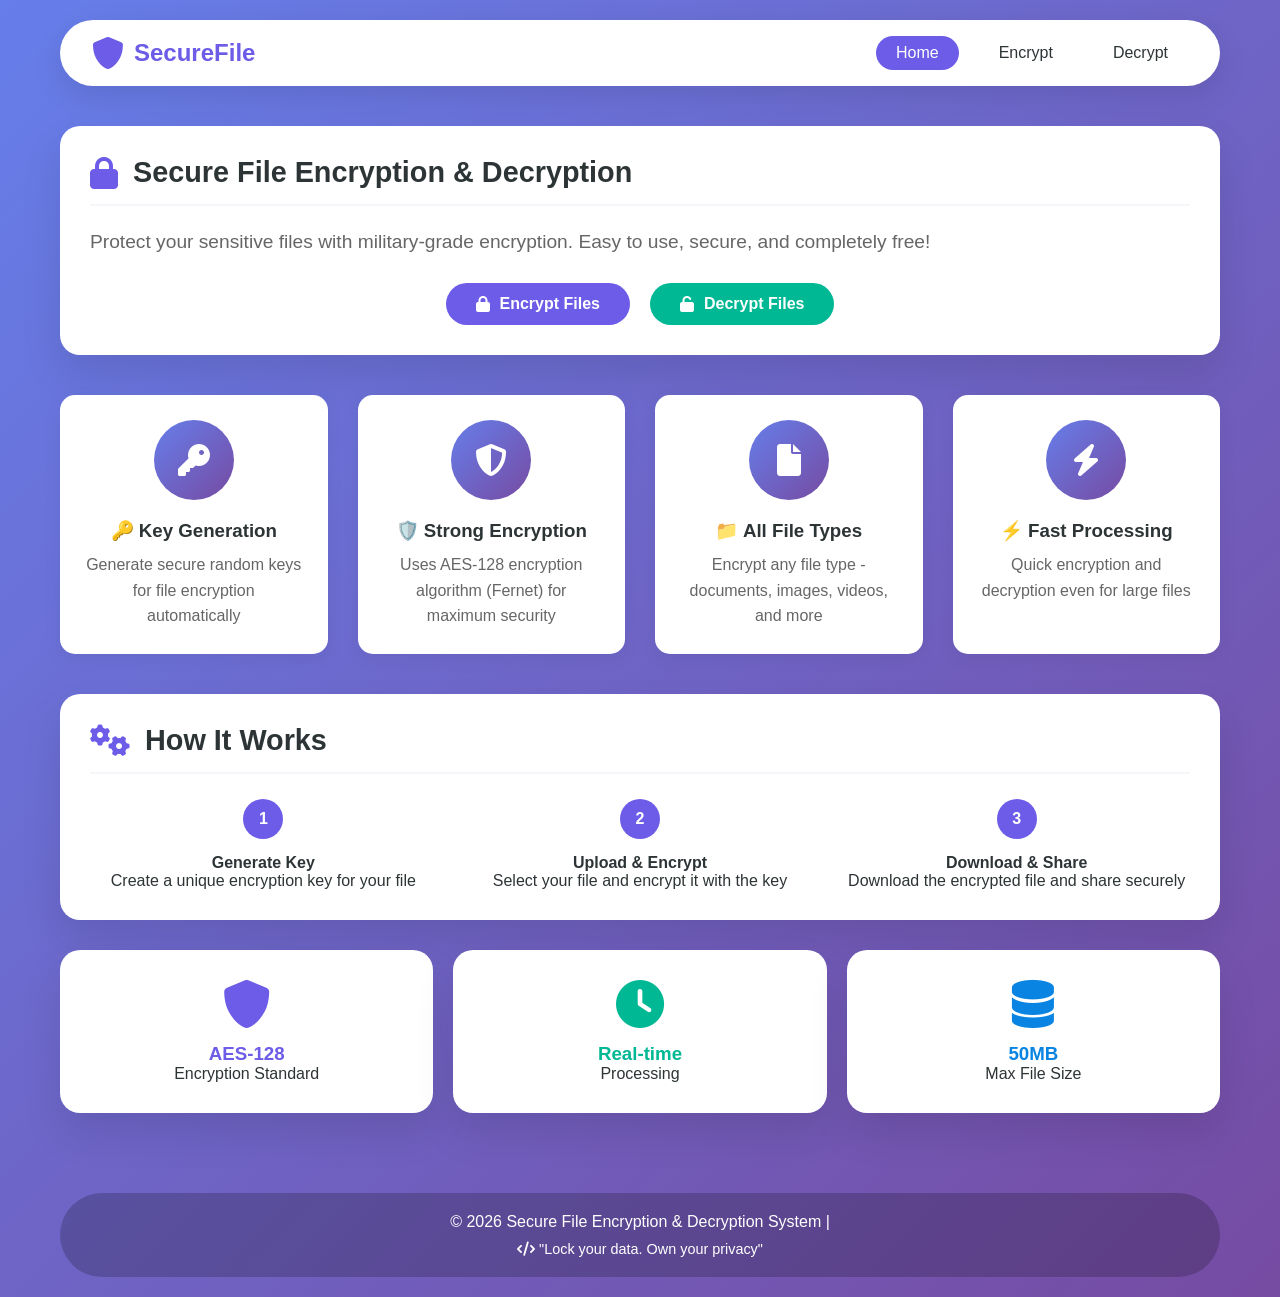
<file: templates/index.html>
<!DOCTYPE html>
<html lang="en">
<head>
    <meta charset="UTF-8">
    <meta name="viewport" content="width=device-width, initial-scale=1.0">
    <title>Secure File Encryption System</title>
    <link rel="stylesheet" href="https://cdnjs.cloudflare.com/ajax/libs/font-awesome/6.0.0/css/all.min.css">
    <link rel="stylesheet" href="/static/style.css">
</head>
<body>
    <div class="container">
        <!-- Navigation -->
        <nav class="navbar">
            <a href="/" class="logo">
                <i class="fas fa-shield-alt"></i>
                <span>SecureFile</span>
            </a>
            <div class="nav-links">
                <a href="/" class="active">Home</a>
                <a href="/encrypt">Encrypt</a>
                <a href="/decrypt">Decrypt</a>
            </div>
        </nav>

        <!-- Hero Section -->
        <div class="card animate">
            <div class="card-header">
                <i class="fas fa-lock"></i>
                <h2>Secure File Encryption & Decryption</h2>
            </div>
            <p style="font-size: 1.2rem; margin-bottom: 30px; color: #666;">
                Protect your sensitive files with military-grade encryption. 
                Easy to use, secure, and completely free!
            </p>
            <div style="display: flex; gap: 20px; justify-content: center;">
                <a href="/encrypt" class="btn btn-primary">
                    <i class="fas fa-lock"></i> Encrypt Files
                </a>
                <a href="/decrypt" class="btn btn-success">
                    <i class="fas fa-unlock"></i> Decrypt Files
                </a>
            </div>
        </div>

        <!-- Features -->
        <div class="features-grid">
            <div class="feature-card">
                <div class="feature-icon">
                    <i class="fas fa-key"></i>
                </div>
                <h3>🔑 Key Generation</h3>
                <p>Generate secure random keys for file encryption automatically</p>
            </div>
            
            <div class="feature-card">
                <div class="feature-icon">
                    <i class="fas fa-shield"></i>
                </div>
                <h3>🛡️ Strong Encryption</h3>
                <p>Uses AES-128 encryption algorithm (Fernet) for maximum security</p>
            </div>
            
            <div class="feature-card">
                <div class="feature-icon">
                    <i class="fas fa-file"></i>
                </div>
                <h3>📁 All File Types</h3>
                <p>Encrypt any file type - documents, images, videos, and more</p>
            </div>
            
            <div class="feature-card">
                <div class="feature-icon">
                    <i class="fas fa-bolt"></i>
                </div>
                <h3>⚡ Fast Processing</h3>
                <p>Quick encryption and decryption even for large files</p>
            </div>
        </div>

        <!-- How It Works -->
        <div class="card">
            <div class="card-header">
                <i class="fas fa-cogs"></i>
                <h2>How It Works</h2>
            </div>
            <div style="display: grid; grid-template-columns: repeat(3, 1fr); gap: 30px; text-align: center;">
                <div>
                    <div style="background: var(--primary); color: white; width: 40px; height: 40px; border-radius: 50%; display: flex; align-items: center; justify-content: center; margin: 0 auto 15px; font-weight: bold;">1</div>
                    <h4>Generate Key</h4>
                    <p>Create a unique encryption key for your file</p>
                </div>
                <div>
                    <div style="background: var(--primary); color: white; width: 40px; height: 40px; border-radius: 50%; display: flex; align-items: center; justify-content: center; margin: 0 auto 15px; font-weight: bold;">2</div>
                    <h4>Upload & Encrypt</h4>
                    <p>Select your file and encrypt it with the key</p>
                </div>
                <div>
                    <div style="background: var(--primary); color: white; width: 40px; height: 40px; border-radius: 50%; display: flex; align-items: center; justify-content: center; margin: 0 auto 15px; font-weight: bold;">3</div>
                    <h4>Download & Share</h4>
                    <p>Download the encrypted file and share securely</p>
                </div>
            </div>
        </div>

        <!-- Stats -->
        <div style="display: grid; grid-template-columns: repeat(3, 1fr); gap: 20px; margin: 30px 0;">
            <div class="card" style="text-align: center;">
                <i class="fas fa-shield-alt" style="font-size: 3rem; color: var(--primary); margin-bottom: 15px;"></i>
                <h3 style="color: var(--primary);">AES-128</h3>
                <p>Encryption Standard</p>
            </div>
            <div class="card" style="text-align: center;">
                <i class="fas fa-clock" style="font-size: 3rem; color: var(--success); margin-bottom: 15px;"></i>
                <h3 style="color: var(--success);">Real-time</h3>
                <p>Processing</p>
            </div>
            <div class="card" style="text-align: center;">
                <i class="fas fa-database" style="font-size: 3rem; color: var(--info); margin-bottom: 15px;"></i>
                <h3 style="color: var(--info);">50MB</h3>
                <p>Max File Size</p>
            </div>
        </div>

        <!-- Footer -->
        <div class="footer">
            <p>© 2026 Secure File Encryption & Decryption System |</p>
            <p style="margin-top: 10px; font-size: 0.9rem;">
                <i class="fas fa-code"></i> "Lock your data. Own your privacy"
            </p>
        </div>
    </div>
</body>
</html>
</file>
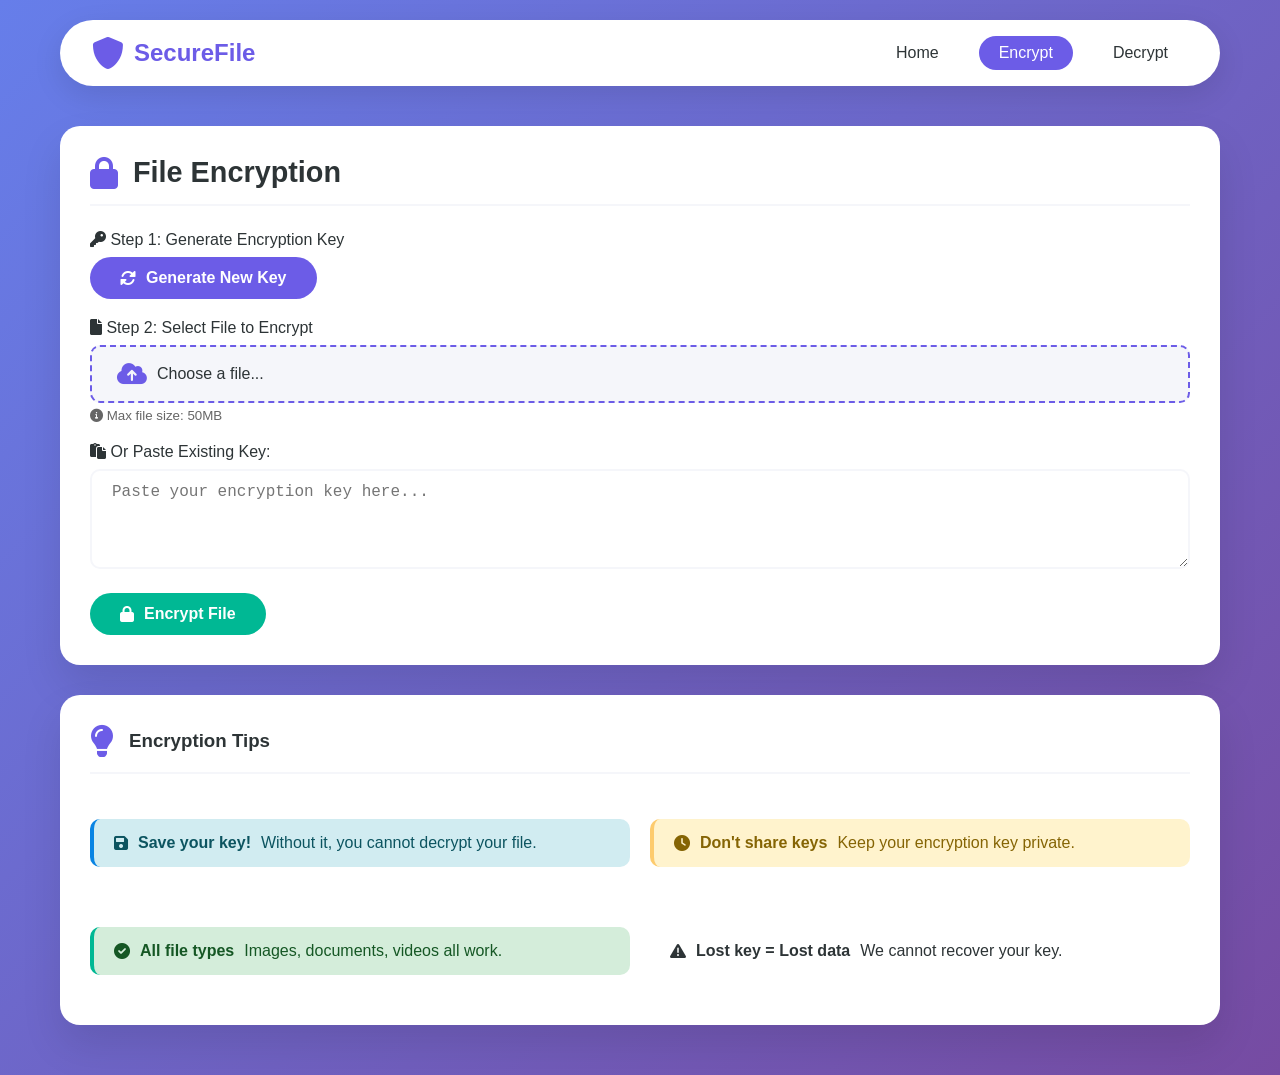
<file: templates/encrypt.html>
<!DOCTYPE html>
<html lang="en">
<head>
    <meta charset="UTF-8">
    <meta name="viewport" content="width=device-width, initial-scale=1.0">
    <title>Encrypt File - Secure File Encryption</title>
    <link rel="stylesheet" href="https://cdnjs.cloudflare.com/ajax/libs/font-awesome/6.0.0/css/all.min.css">
    <link rel="stylesheet" href="/static/style.css">
</head>
<body>
    <div class="container">
        <!-- Navigation -->
        <nav class="navbar">
            <a href="/" class="logo">
                <i class="fas fa-shield-alt"></i>
                <span>SecureFile</span>
            </a>
            <div class="nav-links">
                <a href="/">Home</a>
                <a href="/encrypt" class="active">Encrypt</a>
                <a href="/decrypt">Decrypt</a>
            </div>
        </nav>

        <!-- Main Card -->
        <div class="card animate">
            <div class="card-header">
                <i class="fas fa-lock" style="color: var(--primary);"></i>
                <h2>File Encryption</h2>
            </div>

            <!-- Step 1: Generate Key -->
            <div class="form-group">
                <label><i class="fas fa-key"></i> Step 1: Generate Encryption Key</label>
                <button class="btn btn-primary" onclick="generateKey()" id="generateBtn">
                    <i class="fas fa-sync-alt"></i> Generate New Key
                </button>
            </div>

            <!-- Key Display (Hidden initially) -->
            <div id="keyContainer" style="display: none;" class="key-container">
                <label><i class="fas fa-key"></i> Your Encryption Key:</label>
                <div id="generatedKey" class="key-value"></div>
                <div class="key-actions">
                    <button class="btn btn-info" onclick="copyKey()">
                        <i class="fas fa-copy"></i> Copy
                    </button>
                    <button class="btn btn-warning" onclick="saveKey()">
                        <i class="fas fa-save"></i> Save as File
                    </button>
                </div>
                <div class="alert alert-info" style="margin-top: 15px;">
                    <i class="fas fa-info-circle"></i>
                    Save this key! You'll need it to decrypt your file.
                </div>
            </div>

            <!-- Step 2: Upload File -->
            <div class="form-group">
                <label><i class="fas fa-file"></i> Step 2: Select File to Encrypt</label>
                <div class="file-input">
                    <input type="file" id="fileInput" onchange="updateFileName()">
                    <div class="file-label">
                        <i class="fas fa-cloud-upload-alt"></i>
                        <span id="fileName">Choose a file...</span>
                    </div>
                </div>
                <small style="color: #666; margin-top: 5px; display: block;">
                    <i class="fas fa-info-circle"></i> Max file size: 50MB
                </small>
            </div>

            <!-- Key Input (Alternative) -->
            <div class="form-group">
                <label><i class="fas fa-paste"></i> Or Paste Existing Key:</label>
                <textarea class="form-control" id="keyInput" placeholder="Paste your encryption key here..."></textarea>
            </div>

            <!-- Encrypt Button -->
            <button class="btn btn-success" onclick="encryptFile()" id="encryptBtn" disabled>
                <i class="fas fa-lock"></i> Encrypt File
            </button>

            <!-- Progress Bar (Hidden) -->
            <div id="progressContainer" style="display: none; margin-top: 20px;">
                <div class="progress">
                    <div class="progress-bar" id="progressBar" style="width: 0%"></div>
                </div>
                <p id="progressText" style="text-align: center; margin-top: 10px;">Processing...</p>
            </div>

            <!-- Result Container -->
            <div id="result" style="display: none; margin-top: 20px;"></div>
        </div>

        <!-- Quick Tips -->
        <div class="card">
            <div class="card-header">
                <i class="fas fa-lightbulb"></i>
                <h3>Encryption Tips</h3>
            </div>
            <div style="display: grid; grid-template-columns: repeat(2, 1fr); gap: 20px;">
                <div class="alert alert-info">
                    <i class="fas fa-save"></i>
                    <strong>Save your key!</strong> Without it, you cannot decrypt your file.
                </div>
                <div class="alert alert-warning">
                    <i class="fas fa-clock"></i>
                    <strong>Don't share keys</strong> Keep your encryption key private.
                </div>
                <div class="alert alert-success">
                    <i class="fas fa-check-circle"></i>
                    <strong>All file types</strong> Images, documents, videos all work.
                </div>
                <div class="alert alert-danger">
                    <i class="fas fa-exclamation-triangle"></i>
                    <strong>Lost key = Lost data</strong> We cannot recover your key.
                </div>
            </div>
        </div>
    </div>

    <script>
        let generatedKey = '';
        let currentEncryptedFile = '';

        function generateKey() {
            const btn = document.getElementById('generateBtn');
            btn.innerHTML = '<i class="fas fa-spinner fa-spin"></i> Generating...';
            btn.disabled = true;

            fetch('/generate-key', {
                method: 'POST'
            })
            .then(response => response.json())
            .then(data => {
                if (data.success) {
                    generatedKey = data.key;
                    document.getElementById('generatedKey').textContent = data.key;
                    document.getElementById('keyContainer').style.display = 'block';
                    document.getElementById('keyInput').value = data.key;
                    
                    // Show success message
                    showAlert('success', 'Key generated successfully! Save it safely.');
                    
                    // Enable encrypt button if file is selected
                    checkEncryptButton();
                } else {
                    showAlert('error', 'Failed to generate key: ' + data.error);
                }
            })
            .catch(error => {
                showAlert('error', 'Error: ' + error);
            })
            .finally(() => {
                btn.innerHTML = '<i class="fas fa-sync-alt"></i> Generate New Key';
                btn.disabled = false;
            });
        }

        function copyKey() {
            navigator.clipboard.writeText(generatedKey);
            showAlert('success', 'Key copied to clipboard!');
        }

        function saveKey() {
            const blob = new Blob([generatedKey], { type: 'text/plain' });
            const url = window.URL.createObjectURL(blob);
            const a = document.createElement('a');
            a.href = url;
            a.download = 'encryption_key.txt';
            document.body.appendChild(a);
            a.click();
            document.body.removeChild(a);
            window.URL.revokeObjectURL(url);
            
            showAlert('success', 'Key saved as file!');
        }

        function updateFileName() {
            const fileInput = document.getElementById('fileInput');
            const fileName = document.getElementById('fileName');
            
            if (fileInput.files.length > 0) {
                fileName.textContent = fileInput.files[0].name;
            } else {
                fileName.textContent = 'Choose a file...';
            }
            
            checkEncryptButton();
        }

        function checkEncryptButton() {
            const fileInput = document.getElementById('fileInput');
            const keyInput = document.getElementById('keyInput');
            const encryptBtn = document.getElementById('encryptBtn');
            
            if (fileInput.files.length > 0 && (generatedKey || keyInput.value.trim())) {
                encryptBtn.disabled = false;
            } else {
                encryptBtn.disabled = true;
            }
        }

        document.getElementById('keyInput').addEventListener('input', function() {
            if (this.value.trim()) {
                generatedKey = this.value.trim();
            }
            checkEncryptButton();
        });

        function encryptFile() {
            const fileInput = document.getElementById('fileInput');
            const key = document.getElementById('keyInput').value.trim() || generatedKey;
            
            if (!fileInput.files || fileInput.files.length === 0) {
                showAlert('error', 'Please select a file');
                return;
            }
            
            if (!key) {
                showAlert('error', 'Please generate or paste a key');
                return;
            }
            
            // Show progress
            document.getElementById('progressContainer').style.display = 'block';
            document.getElementById('progressBar').style.width = '30%';
            document.getElementById('progressText').textContent = 'Encrypting file...';
            
            const formData = new FormData();
            formData.append('file', fileInput.files[0]);
            formData.append('key', key);
            
            fetch('/encrypt-file', {
                method: 'POST',
                body: formData
            })
            .then(response => response.json())
            .then(data => {
                document.getElementById('progressBar').style.width = '100%';
                document.getElementById('progressText').textContent = 'Complete!';
                
                if (data.success) {
                    currentEncryptedFile = data.encrypted_file;
                    
                    const resultDiv = document.getElementById('result');
                    resultDiv.className = 'alert alert-success';
                    resultDiv.innerHTML = `
                        <i class="fas fa-check-circle"></i>
                        <div>
                            <strong>✅ Encryption Successful!</strong><br>
                            File: ${data.original_name}<br>
                            Size: ${data.file_size}<br>
                            <button class="btn btn-primary" onclick="downloadFile()" style="margin-top: 10px;">
                                <i class="fas fa-download"></i> Download Encrypted File
                            </button>
                            <button class="btn btn-secondary" onclick="resetForm()" style="margin-top: 10px;">
                                <i class="fas fa-redo"></i> Encrypt Another
                            </button>
                        </div>
                    `;
                    resultDiv.style.display = 'flex';
                    
                    // Hide progress after 2 seconds
                    setTimeout(() => {
                        document.getElementById('progressContainer').style.display = 'none';
                    }, 2000);
                } else {
                    showAlert('error', 'Encryption failed: ' + data.error);
                    document.getElementById('progressContainer').style.display = 'none';
                }
            })
            .catch(error => {
                showAlert('error', 'Error: ' + error);
                document.getElementById('progressContainer').style.display = 'none';
            });
        }

        function downloadFile() {
            window.location.href = '/download/' + currentEncryptedFile;
        }

        function resetForm() {
            document.getElementById('fileInput').value = '';
            document.getElementById('fileName').textContent = 'Choose a file...';
            document.getElementById('keyInput').value = '';
            document.getElementById('keyContainer').style.display = 'none';
            document.getElementById('result').style.display = 'none';
            document.getElementById('encryptBtn').disabled = true;
            generatedKey = '';
            currentEncryptedFile = '';
        }

        function showAlert(type, message) {
            const resultDiv = document.getElementById('result');
            resultDiv.className = `alert alert-${type}`;
            resultDiv.innerHTML = `<i class="fas fa-${type === 'success' ? 'check-circle' : 'exclamation-circle'}"></i> ${message}`;
            resultDiv.style.display = 'flex';
            
            setTimeout(() => {
                resultDiv.style.display = 'none';
            }, 5000);
        }
    </script>
</body>
</html>
</file>
<file: static/style.css>
/* Modern Colorful CSS */
:root {
    --primary: #6c5ce7;
    --secondary: #a8a4e6;
    --success: #00b894;
    --danger: #d63031;
    --warning: #fdcb6e;
    --info: #0984e3;
    --dark: #2d3436;
    --light: #f5f6fa;
    --gradient: linear-gradient(135deg, #667eea 0%, #764ba2 100%);
}

* {
    margin: 0;
    padding: 0;
    box-sizing: border-box;
}

body {
    font-family: 'Segoe UI', Tahoma, Geneva, Verdana, sans-serif;
    background: var(--gradient);
    min-height: 100vh;
    color: var(--dark);
}

.container {
    max-width: 1200px;
    margin: 0 auto;
    padding: 20px;
}

/* Navigation */
.navbar {
    background: white;
    padding: 1rem 2rem;
    border-radius: 50px;
    margin-bottom: 40px;
    box-shadow: 0 10px 30px rgba(0,0,0,0.1);
    display: flex;
    justify-content: space-between;
    align-items: center;
}

.logo {
    font-size: 1.5rem;
    font-weight: bold;
    color: var(--primary);
    text-decoration: none;
    display: flex;
    align-items: center;
    gap: 10px;
}

.logo i {
    font-size: 2rem;
}

.nav-links {
    display: flex;
    gap: 20px;
}

.nav-links a {
    text-decoration: none;
    color: var(--dark);
    padding: 8px 20px;
    border-radius: 25px;
    transition: all 0.3s;
    font-weight: 500;
}

.nav-links a:hover {
    background: var(--primary);
    color: white;
}

.nav-links a.active {
    background: var(--primary);
    color: white;
}

/* Cards */
.card {
    background: white;
    border-radius: 20px;
    padding: 30px;
    box-shadow: 0 20px 40px rgba(0,0,0,0.1);
    margin-bottom: 30px;
    transition: transform 0.3s;
}

.card:hover {
    transform: translateY(-5px);
}

.card-header {
    display: flex;
    align-items: center;
    gap: 15px;
    margin-bottom: 25px;
    padding-bottom: 15px;
    border-bottom: 2px solid var(--light);
}

.card-header i {
    font-size: 2rem;
    color: var(--primary);
}

.card-header h2 {
    color: var(--dark);
    font-size: 1.8rem;
}

/* Buttons */
.btn {
    padding: 12px 30px;
    border: none;
    border-radius: 50px;
    font-size: 1rem;
    font-weight: 600;
    cursor: pointer;
    transition: all 0.3s;
    display: inline-flex;
    align-items: center;
    gap: 10px;
    text-decoration: none;
}

.btn-primary {
    background: var(--primary);
    color: white;
}

.btn-primary:hover {
    background: var(--secondary);
    transform: translateY(-2px);
    box-shadow: 0 10px 20px rgba(108, 92, 231, 0.3);
}

.btn-success {
    background: var(--success);
    color: white;
}

.btn-success:hover {
    background: #00a884;
    transform: translateY(-2px);
}

.btn-danger {
    background: var(--danger);
    color: white;
}

.btn-warning {
    background: var(--warning);
    color: var(--dark);
}

.btn-info {
    background: var(--info);
    color: white;
}

/* Forms */
.form-group {
    margin-bottom: 20px;
}

.form-group label {
    display: block;
    margin-bottom: 8px;
    font-weight: 500;
    color: var(--dark);
}

.form-control {
    width: 100%;
    padding: 12px 20px;
    border: 2px solid var(--light);
    border-radius: 10px;
    font-size: 1rem;
    transition: all 0.3s;
}

.form-control:focus {
    outline: none;
    border-color: var(--primary);
    box-shadow: 0 0 0 3px rgba(108, 92, 231, 0.1);
}

textarea.form-control {
    min-height: 100px;
    resize: vertical;
}

/* File Input */
.file-input {
    position: relative;
    display: inline-block;
    width: 100%;
}

.file-input input[type="file"] {
    position: absolute;
    opacity: 0;
    width: 100%;
    height: 100%;
    cursor: pointer;
}

.file-label {
    display: flex;
    align-items: center;
    gap: 10px;
    padding: 15px 25px;
    background: var(--light);
    border: 2px dashed var(--primary);
    border-radius: 10px;
    cursor: pointer;
    transition: all 0.3s;
}

.file-label:hover {
    background: #e8e8f0;
    border-color: var(--secondary);
}

.file-label i {
    font-size: 1.5rem;
    color: var(--primary);
}

/* Alert Messages */
.alert {
    padding: 15px 20px;
    border-radius: 10px;
    margin: 20px 0;
    display: flex;
    align-items: center;
    gap: 10px;
}

.alert-success {
    background: #d4edda;
    color: #155724;
    border-left: 4px solid var(--success);
}

.alert-error {
    background: #f8d7da;
    color: #721c24;
    border-left: 4px solid var(--danger);
}

.alert-info {
    background: #d1ecf1;
    color: #0c5460;
    border-left: 4px solid var(--info);
}

.alert-warning {
    background: #fff3cd;
    color: #856404;
    border-left: 4px solid var(--warning);
}

/* Progress Bar */
.progress {
    width: 100%;
    height: 10px;
    background: var(--light);
    border-radius: 5px;
    overflow: hidden;
    margin: 20px 0;
}

.progress-bar {
    height: 100%;
    background: var(--primary);
    transition: width 0.3s;
    border-radius: 5px;
}

/* Key Display */
.key-container {
    background: linear-gradient(135deg, #667eea20 0%, #764ba220 100%);
    padding: 20px;
    border-radius: 10px;
    margin: 20px 0;
    position: relative;
}

.key-value {
    font-family: monospace;
    font-size: 0.9rem;
    word-break: break-all;
    background: white;
    padding: 15px;
    border-radius: 5px;
    margin: 10px 0;
    border: 1px solid var(--primary);
}

.key-actions {
    display: flex;
    gap: 10px;
    justify-content: flex-end;
}

/* Features Grid */
.features-grid {
    display: grid;
    grid-template-columns: repeat(auto-fit, minmax(250px, 1fr));
    gap: 30px;
    margin: 40px 0;
}

.feature-card {
    background: white;
    border-radius: 15px;
    padding: 25px;
    text-align: center;
    transition: all 0.3s;
    box-shadow: 0 5px 20px rgba(0,0,0,0.05);
}

.feature-card:hover {
    transform: translateY(-10px);
    box-shadow: 0 20px 30px rgba(108, 92, 231, 0.2);
}

.feature-icon {
    width: 80px;
    height: 80px;
    background: var(--gradient);
    border-radius: 50%;
    display: flex;
    align-items: center;
    justify-content: center;
    margin: 0 auto 20px;
    color: white;
    font-size: 2rem;
}

.feature-card h3 {
    margin-bottom: 10px;
    color: var(--dark);
}

.feature-card p {
    color: #666;
    line-height: 1.6;
}

/* Footer */
.footer {
    text-align: center;
    margin-top: 50px;
    padding: 20px;
    color: white;
    background: rgba(0,0,0,0.2);
    border-radius: 50px;
}

/* Animations */
@keyframes slideIn {
    from {
        opacity: 0;
        transform: translateY(20px);
    }
    to {
        opacity: 1;
        transform: translateY(0);
    }
}

.animate {
    animation: slideIn 0.5s ease;
}

/* Responsive */
@media (max-width: 768px) {
    .navbar {
        flex-direction: column;
        gap: 15px;
    }
    
    .nav-links {
        flex-wrap: wrap;
        justify-content: center;
    }
    
    .features-grid {
        grid-template-columns: 1fr;
    }
}
</file>
